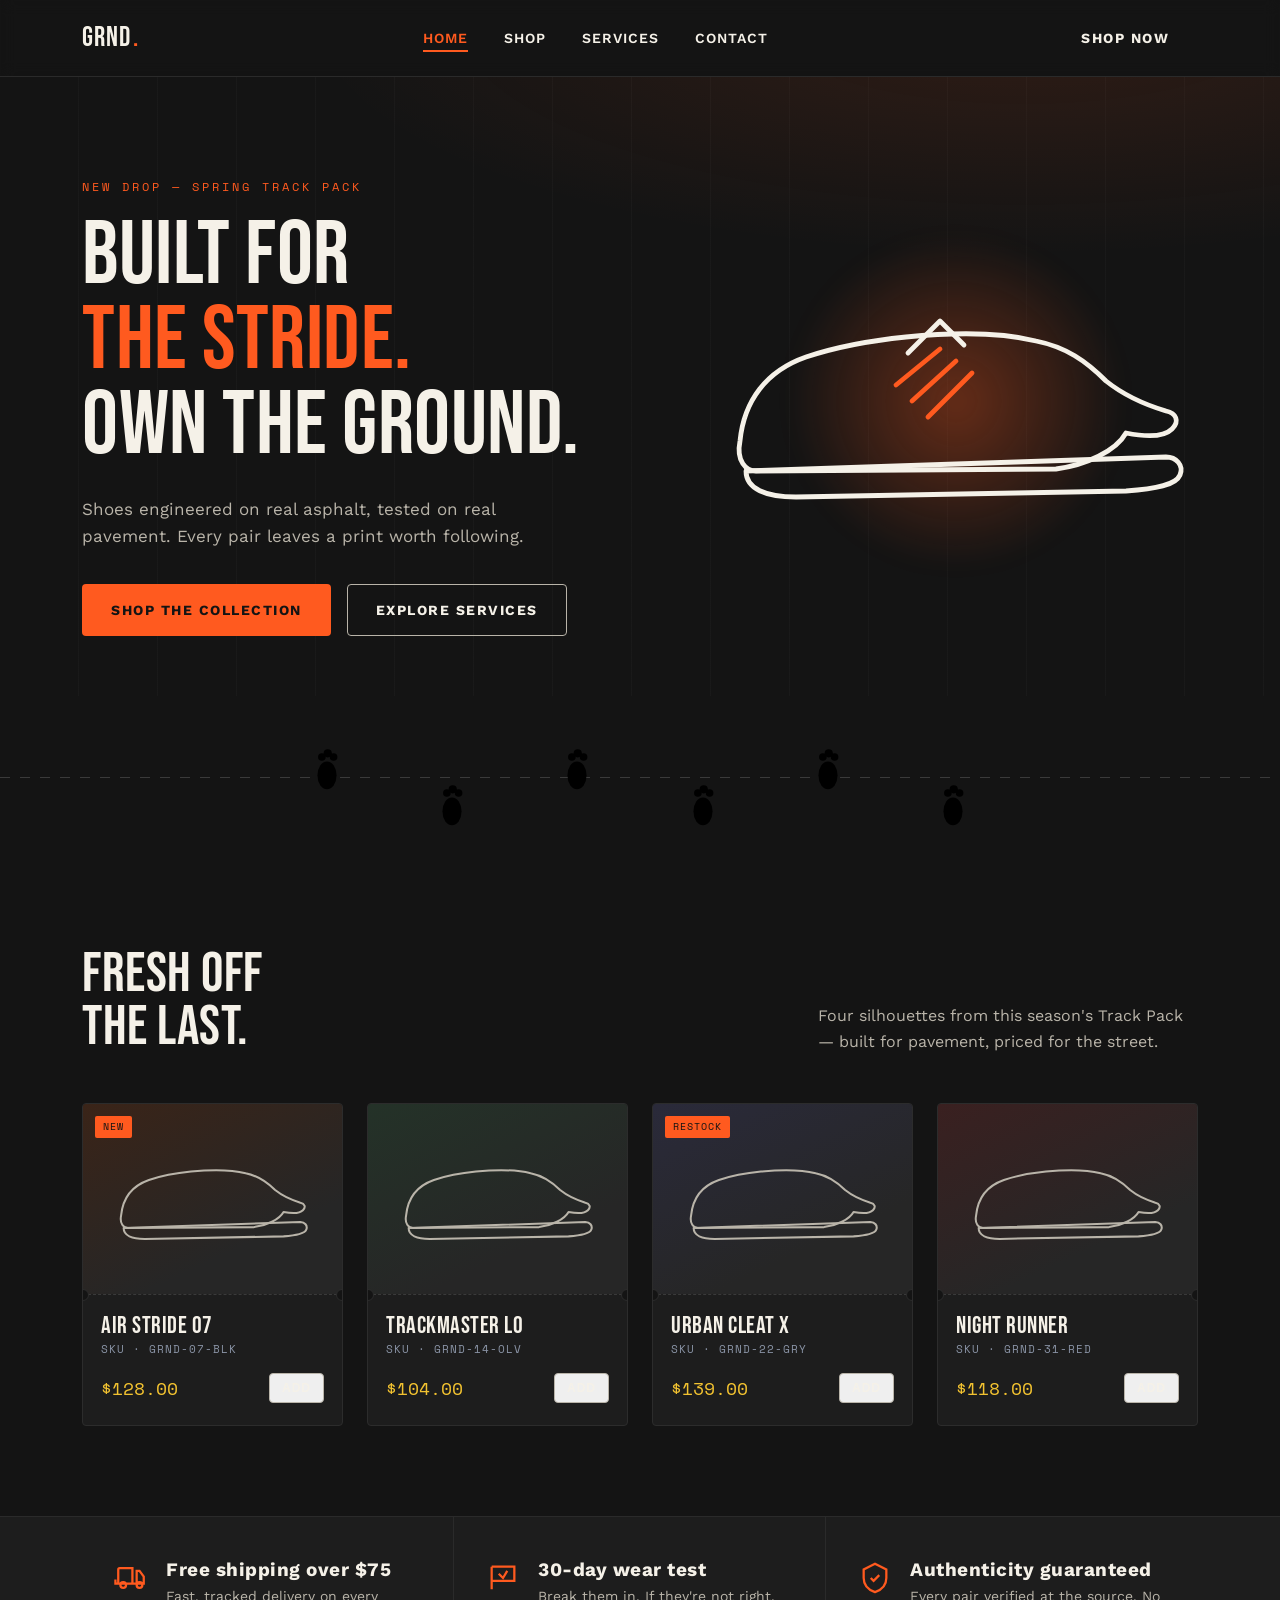
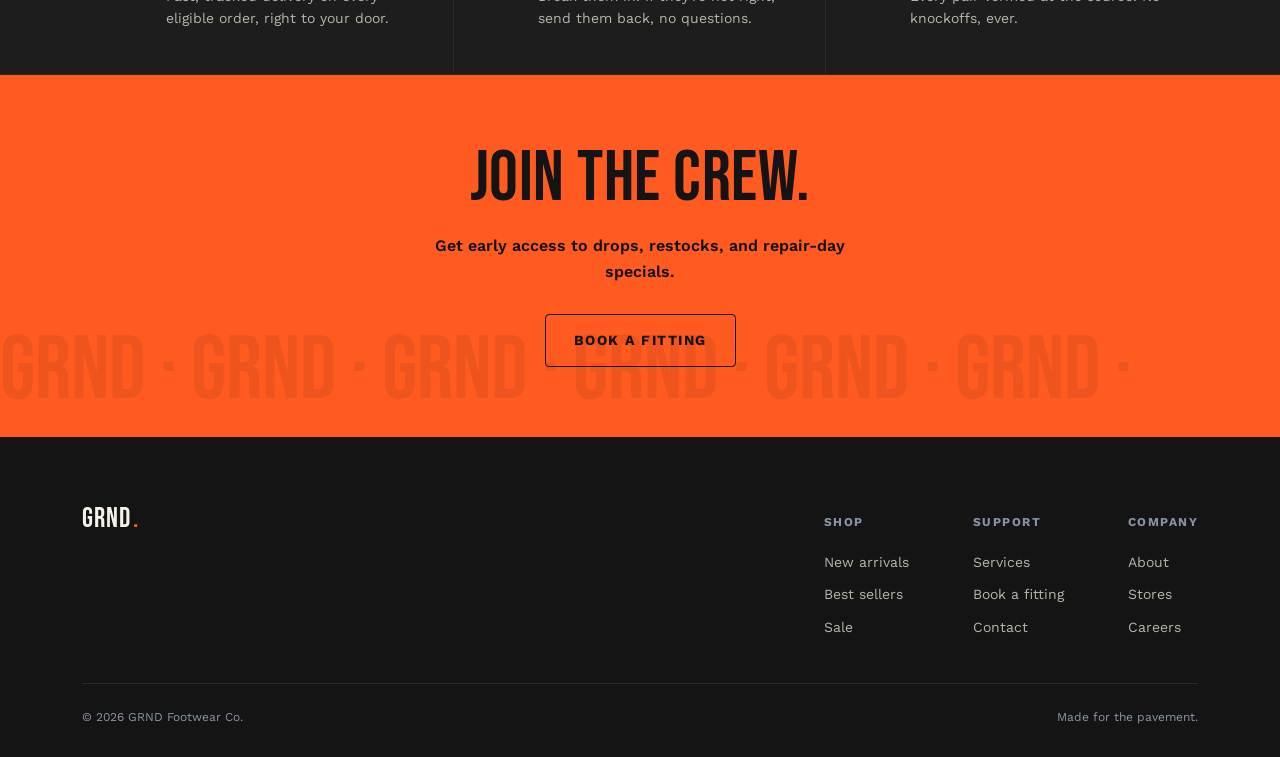
<file: index.html>
<!DOCTYPE html>
<html lang="en">
<head>
<meta charset="UTF-8">
<meta name="viewport" content="width=device-width, initial-scale=1.0">
<title>GRND — Built for the Stride</title>
<link rel="preconnect" href="https://fonts.googleapis.com">
<link rel="preconnect" href="https://fonts.gstatic.com" crossorigin>
<link href="https://fonts.googleapis.com/css2?family=Bebas+Neue&family=Work+Sans:wght@400;500;600;700&family=Space+Mono:wght@400;700&display=swap" rel="stylesheet">
<link rel="stylesheet" href="style.css">
</head>
<body>

<!-- reusable footprint icon -->
<svg width="0" height="0" style="position:absolute">
  <symbol id="footprint" viewBox="0 0 40 60">
    <ellipse cx="20" cy="40" rx="13" ry="19"/>
    <circle cx="13" cy="15" r="5.2"/>
    <circle cx="21" cy="10" r="5.6"/>
    <circle cx="29" cy="15" r="5.2"/>
  </symbol>
</svg>

<nav class="site-nav">
  <div class="container">
    <a href="index.html" class="brand">GRND<span class="dot">.</span></a>
    <ul class="nav-links" id="navLinks">
      <li><a href="index.html" class="active">Home</a></li>
      <li><a href="index.html#shoes">Shop</a></li>
      <li><a href="service.html">Services</a></li>
      <li><a href="index.html#contact">Contact</a></li>
    </ul>
    <a href="index.html#shoes" class="btn nav-cta">Shop Now</a>
    <button class="nav-toggle" id="navToggle" aria-label="Toggle menu" aria-expanded="false">
      <span></span><span></span><span></span>
    </button>
  </div>
</nav>

<!-- HERO -->
<header class="hero">
  <div class="container">
    <div class="hero-copy">
      <p class="eyebrow">New Drop — Spring Track Pack</p>
      <h1 class="hero-title">
        <span class="line">BUILT FOR</span>
        <span class="line">THE STRIDE.</span>
        <span class="line">OWN THE GROUND.</span>
      </h1>
      <p class="hero-sub">Shoes engineered on real asphalt, tested on real pavement. Every pair leaves a print worth following.</p>
      <div class="hero-actions">
        <a href="#shoes" class="btn btn-primary">Shop the collection</a>
        <a href="service.html" class="btn btn-ghost">Explore services</a>
      </div>
    </div>
    <div class="hero-visual">
      <div class="shoe-glow"></div>
      <svg class="shoe-icon" viewBox="0 0 240 120" fill="none">
        <path class="draw" d="M20,95 C15,95 10,90 12,80 C14,60 25,45 45,38 C60,33 75,30 95,28 C115,26 140,25 160,30 C175,33 185,40 195,50 C205,58 215,62 225,65 C230,66 232,70 228,74 C224,78 215,78 205,76 C200,85 185,92 170,94 L20,95 Z"/>
        <path class="draw" d="M15,95 L225,88 C230,88 234,92 232,97 C230,102 220,104 205,105 L40,108 C25,108 15,104 15,95 Z"/>
        <path class="draw accent" d="M90,52 L112,34"/>
        <path class="draw accent" d="M98,60 L120,40"/>
        <path class="draw accent" d="M106,68 L128,46"/>
        <path class="draw" d="M96,36 L112,20 L124,32"/>
      </svg>
    </div>
  </div>
</header>

<!-- FOOTSTEP TRAIL -->
<div class="stride-trail">
  <div class="trail-row" id="trail">
    <svg class="step"><use href="#footprint"/></svg>
    <svg class="step"><use href="#footprint"/></svg>
    <svg class="step"><use href="#footprint"/></svg>
    <svg class="step"><use href="#footprint"/></svg>
    <svg class="step"><use href="#footprint"/></svg>
    <svg class="step"><use href="#footprint"/></svg>
  </div>
</div>

<!-- FEATURED SHOES -->
<section class="section" id="shoes">
  <div class="container">
    <div class="section-head reveal">
      <h2>Fresh off<br>the last.</h2>
      <p>Four silhouettes from this season's Track Pack — built for pavement, priced for the street.</p>
    </div>

    <div class="shoe-grid">
      <article class="shoe-card reveal" style="--tint:#3a2418">
        <div class="shoe-card__window">
          <span class="shoe-card__tag">New</span>
          <svg viewBox="0 0 240 120" fill="none" stroke="currentColor" stroke-width="2.4" stroke-linecap="round" stroke-linejoin="round">
            <path d="M20,95 C15,95 10,90 12,80 C14,60 25,45 45,38 C60,33 75,30 95,28 C115,26 140,25 160,30 C175,33 185,40 195,50 C205,58 215,62 225,65 C230,66 232,70 228,74 C224,78 215,78 205,76 C200,85 185,92 170,94 L20,95 Z"/>
            <path d="M15,95 L225,88 C230,88 234,92 232,97 C230,102 220,104 205,105 L40,108 C25,108 15,104 15,95 Z"/>
          </svg>
        </div>
        <div class="shoe-card__label">
          <h3 class="shoe-card__name">Air Stride 07</h3>
          <p class="shoe-card__sku mono">SKU · GRND-07-BLK</p>
          <div class="shoe-card__row">
            <span class="shoe-card__price mono">$128.00</span>
            <button class="shoe-card__add">Add</button>
          </div>
        </div>
      </article>

      <article class="shoe-card reveal" style="--tint:#243228">
        <div class="shoe-card__window">
          <svg viewBox="0 0 240 120" fill="none" stroke="currentColor" stroke-width="2.4" stroke-linecap="round" stroke-linejoin="round">
            <path d="M20,95 C15,95 10,90 12,80 C14,60 25,45 45,38 C60,33 75,30 95,28 C115,26 140,25 160,30 C175,33 185,40 195,50 C205,58 215,62 225,65 C230,66 232,70 228,74 C224,78 215,78 205,76 C200,85 185,92 170,94 L20,95 Z"/>
            <path d="M15,95 L225,88 C230,88 234,92 232,97 C230,102 220,104 205,105 L40,108 C25,108 15,104 15,95 Z"/>
          </svg>
        </div>
        <div class="shoe-card__label">
          <h3 class="shoe-card__name">Trackmaster Lo</h3>
          <p class="shoe-card__sku mono">SKU · GRND-14-OLV</p>
          <div class="shoe-card__row">
            <span class="shoe-card__price mono">$104.00</span>
            <button class="shoe-card__add">Add</button>
          </div>
        </div>
      </article>

      <article class="shoe-card reveal" style="--tint:#2a2a3a">
        <div class="shoe-card__window">
          <span class="shoe-card__tag">Restock</span>
          <svg viewBox="0 0 240 120" fill="none" stroke="currentColor" stroke-width="2.4" stroke-linecap="round" stroke-linejoin="round">
            <path d="M20,95 C15,95 10,90 12,80 C14,60 25,45 45,38 C60,33 75,30 95,28 C115,26 140,25 160,30 C175,33 185,40 195,50 C205,58 215,62 225,65 C230,66 232,70 228,74 C224,78 215,78 205,76 C200,85 185,92 170,94 L20,95 Z"/>
            <path d="M15,95 L225,88 C230,88 234,92 232,97 C230,102 220,104 205,105 L40,108 C25,108 15,104 15,95 Z"/>
          </svg>
        </div>
        <div class="shoe-card__label">
          <h3 class="shoe-card__name">Urban Cleat X</h3>
          <p class="shoe-card__sku mono">SKU · GRND-22-GRY</p>
          <div class="shoe-card__row">
            <span class="shoe-card__price mono">$139.00</span>
            <button class="shoe-card__add">Add</button>
          </div>
        </div>
      </article>

      <article class="shoe-card reveal" style="--tint:#3a2020">
        <div class="shoe-card__window">
          <svg viewBox="0 0 240 120" fill="none" stroke="currentColor" stroke-width="2.4" stroke-linecap="round" stroke-linejoin="round">
            <path d="M20,95 C15,95 10,90 12,80 C14,60 25,45 45,38 C60,33 75,30 95,28 C115,26 140,25 160,30 C175,33 185,40 195,50 C205,58 215,62 225,65 C230,66 232,70 228,74 C224,78 215,78 205,76 C200,85 185,92 170,94 L20,95 Z"/>
            <path d="M15,95 L225,88 C230,88 234,92 232,97 C230,102 220,104 205,105 L40,108 C25,108 15,104 15,95 Z"/>
          </svg>
        </div>
        <div class="shoe-card__label">
          <h3 class="shoe-card__name">Night Runner</h3>
          <p class="shoe-card__sku mono">SKU · GRND-31-RED</p>
          <div class="shoe-card__row">
            <span class="shoe-card__price mono">$118.00</span>
            <button class="shoe-card__add">Add</button>
          </div>
        </div>
      </article>
    </div>
  </div>
</section>

<!-- USP STRIP -->
<section class="usp-strip">
  <div class="container usp-grid">
    <div class="usp-item reveal">
      <svg viewBox="0 0 24 24" fill="none" stroke="currentColor" stroke-width="1.6"><path d="M3 16V6a1 1 0 011-1h9v11M3 16h13M3 16H1v-3M16 16h5v-5l-3-4h-2v9zM6.5 19a2 2 0 100-4 2 2 0 000 4zM18 19a2 2 0 100-4 2 2 0 000 4z"/></svg>
      <div>
        <h3>Free shipping over $75</h3>
        <p>Fast, tracked delivery on every eligible order, right to your door.</p>
      </div>
    </div>
    <div class="usp-item reveal">
      <svg viewBox="0 0 24 24" fill="none" stroke="currentColor" stroke-width="1.6"><path d="M4 4v16M4 4h16v10H4"/><path d="M9 9l3 3 3-5"/></svg>
      <div>
        <h3>30-day wear test</h3>
        <p>Break them in. If they're not right, send them back, no questions.</p>
      </div>
    </div>
    <div class="usp-item reveal">
      <svg viewBox="0 0 24 24" fill="none" stroke="currentColor" stroke-width="1.6"><path d="M12 2l8 4v6c0 5-3.4 8.4-8 10-4.6-1.6-8-5-8-10V6l8-4z"/><path d="M9 12l2 2 4-4"/></svg>
      <div>
        <h3>Authenticity guaranteed</h3>
        <p>Every pair verified at the source. No knockoffs, ever.</p>
      </div>
    </div>
  </div>
</section>

<!-- CTA BANNER -->
<section class="cta-banner" id="contact">
  <span class="cta-marquee">GRND · GRND · GRND · GRND · GRND · GRND · </span>
  <div class="container" style="position:relative;">
    <h2>Join the crew.</h2>
    <p>Get early access to drops, restocks, and repair-day specials.</p>
    <a href="service.html" class="btn btn-ghost">Book a fitting</a>
  </div>
</section>

<footer class="site-footer">
  <div class="container">
    <div class="footer-top">
      <a href="index.html" class="brand">GRND<span class="dot">.</span></a>
      <div class="footer-cols">
        <div class="footer-col">
          <h4>Shop</h4>
          <a href="index.html#shoes">New arrivals</a>
          <a href="index.html#shoes">Best sellers</a>
          <a href="index.html#shoes">Sale</a>
        </div>
        <div class="footer-col">
          <h4>Support</h4>
          <a href="service.html">Services</a>
          <a href="service.html#booking">Book a fitting</a>
          <a href="index.html#contact">Contact</a>
        </div>
        <div class="footer-col">
          <h4>Company</h4>
          <a href="#">About</a>
          <a href="#">Stores</a>
          <a href="#">Careers</a>
        </div>
      </div>
    </div>
    <div class="footer-bottom">
      <span>© 2026 GRND Footwear Co.</span>
      <span>Made for the pavement.</span>
    </div>
  </div>
</footer>

<script>
  // mobile nav toggle
  const navToggle = document.getElementById('navToggle');
  const navLinks = document.getElementById('navLinks');
  navToggle.addEventListener('click', () => {
    const open = navLinks.classList.toggle('open');
    navToggle.classList.toggle('open', open);
    navToggle.setAttribute('aria-expanded', open);
  });
  navLinks.querySelectorAll('a').forEach(a => a.addEventListener('click', () => {
    navLinks.classList.remove('open');
    navToggle.classList.remove('open');
  }));

  // scroll reveal
  const io = new IntersectionObserver((entries) => {
    entries.forEach(e => { if (e.isIntersecting) e.target.classList.add('in-view'); });
  }, { threshold: 0.2 });
  document.querySelectorAll('.reveal, .process').forEach(el => io.observe(el));

  // footstep trail stagger
  const steps = document.querySelectorAll('#trail .step');
  const trailIO = new IntersectionObserver((entries) => {
    entries.forEach(entry => {
      if (entry.isIntersecting) {
        steps.forEach((s, i) => setTimeout(() => s.classList.add('in-view'), i * 120));
        trailIO.disconnect();
      }
    });
  }, { threshold: 0.4 });
  if (steps.length) trailIO.observe(document.querySelector('.stride-trail'));
</script>
</body>
</html>
</file>
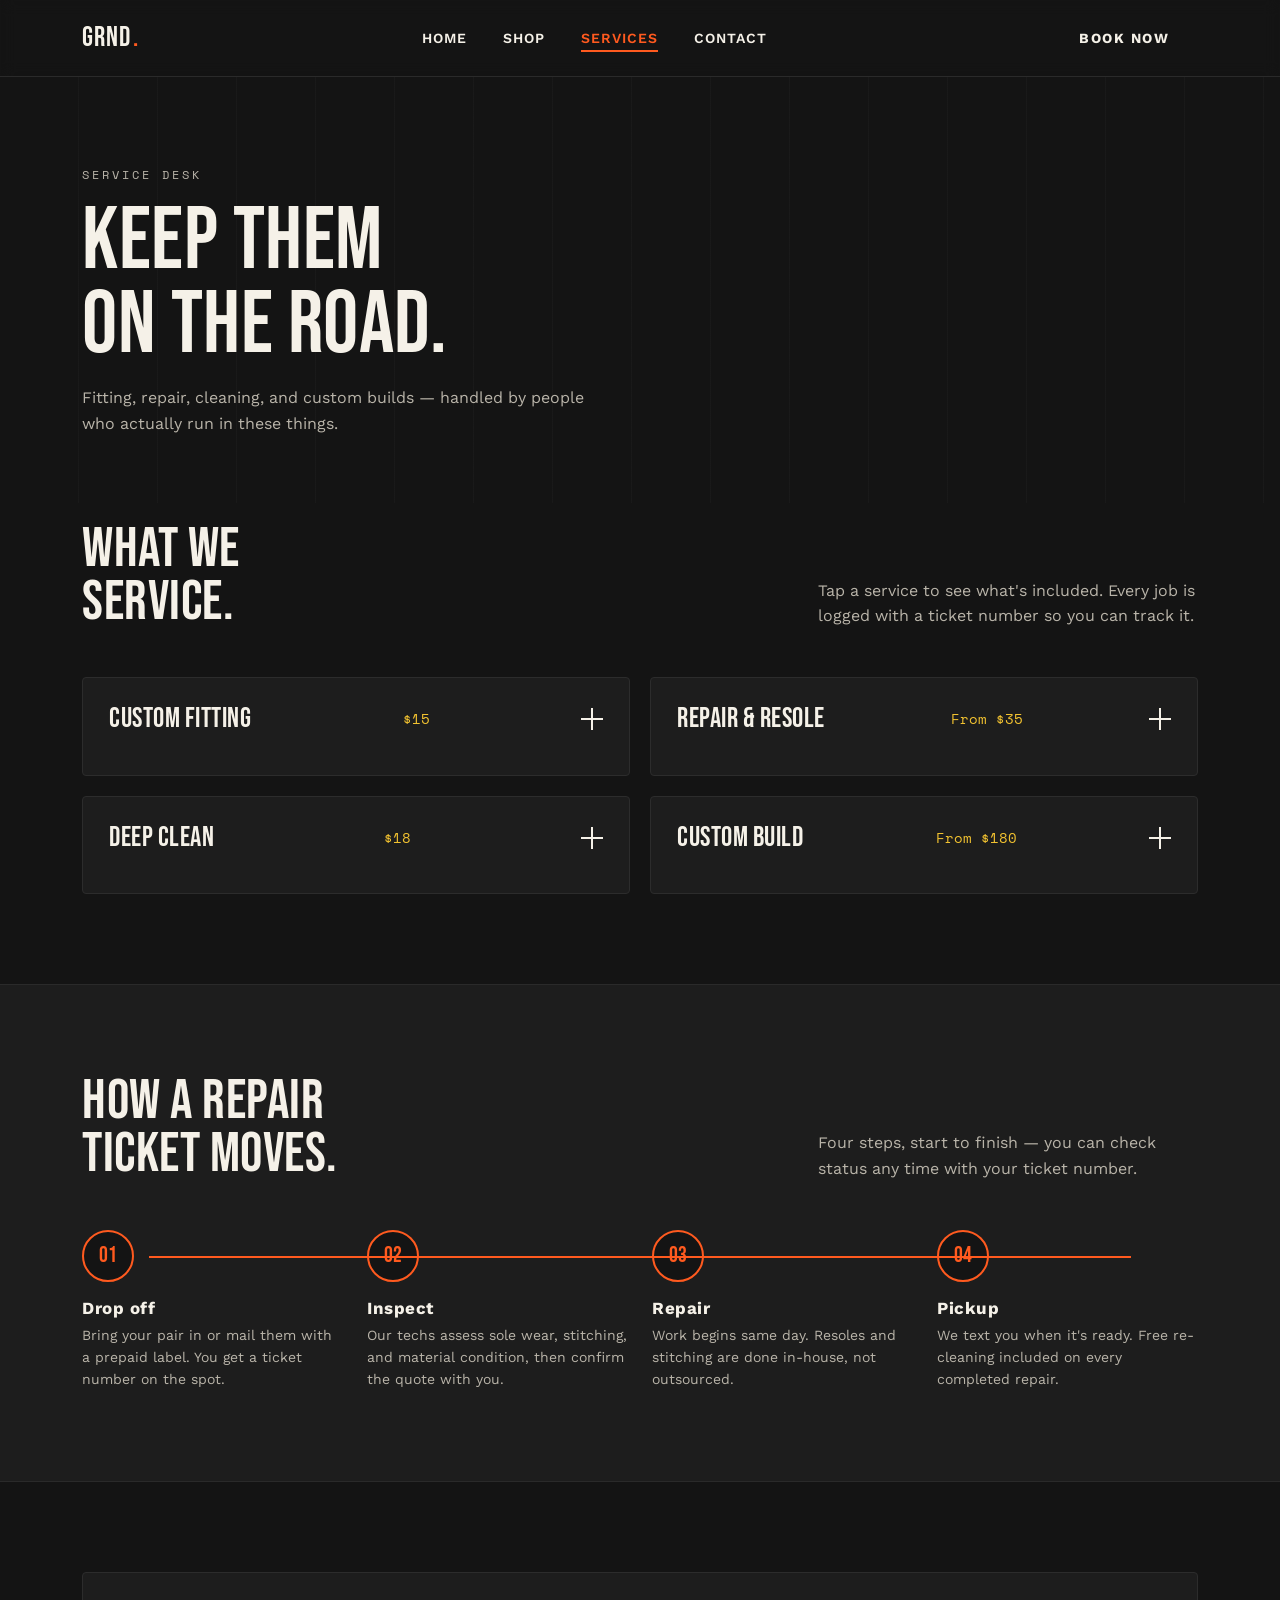
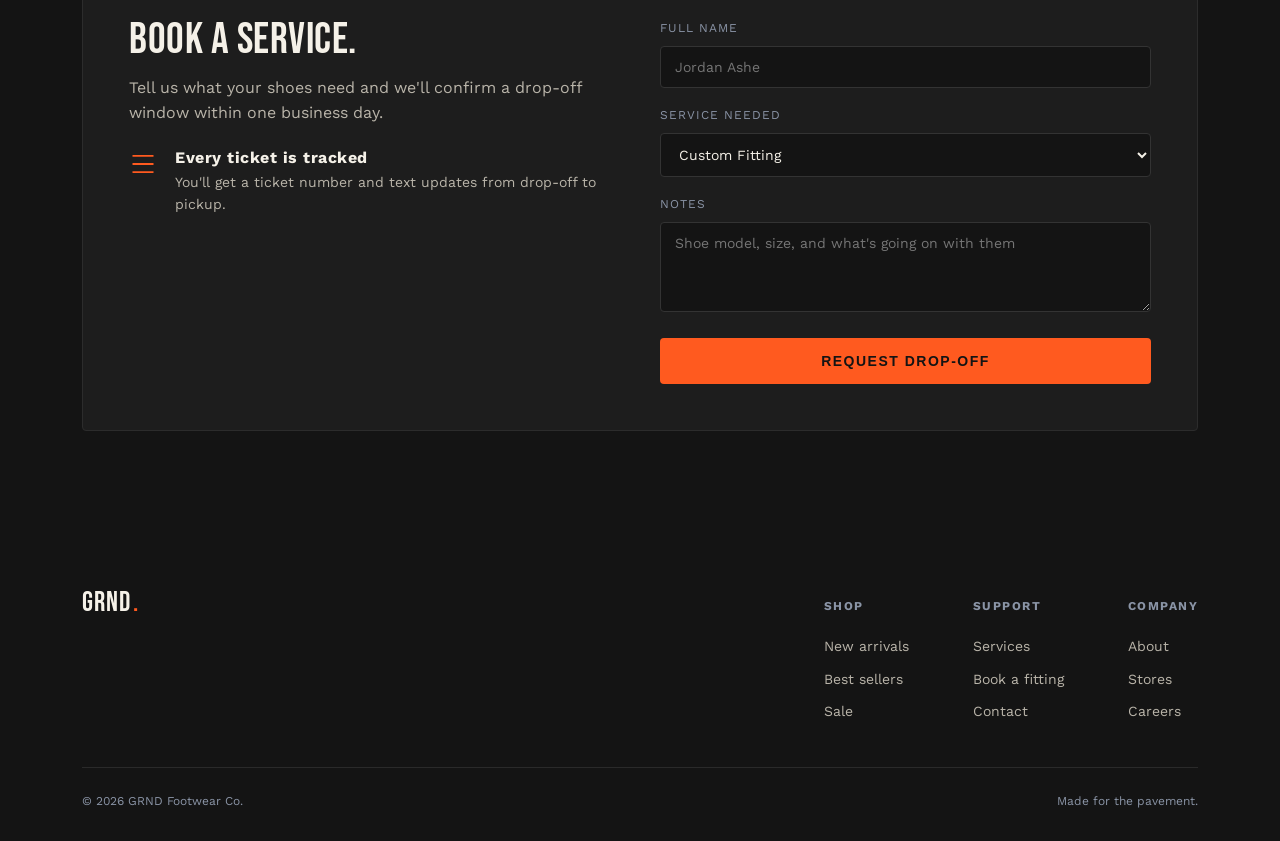
<file: service.html>
<!DOCTYPE html>
<html lang="en">
<head>
<meta charset="UTF-8">
<meta name="viewport" content="width=device-width, initial-scale=1.0">
<title>Services — GRND</title>
<link rel="preconnect" href="https://fonts.googleapis.com">
<link rel="preconnect" href="https://fonts.gstatic.com" crossorigin>
<link href="https://fonts.googleapis.com/css2?family=Bebas+Neue&family=Work+Sans:wght@400;500;600;700&family=Space+Mono:wght@400;700&display=swap" rel="stylesheet">
<link rel="stylesheet" href="style.css">
</head>
<body>

<nav class="site-nav">
  <div class="container">
    <a href="index.html" class="brand">GRND<span class="dot">.</span></a>
    <ul class="nav-links" id="navLinks">
      <li><a href="index.html">Home</a></li>
      <li><a href="index.html#shoes">Shop</a></li>
      <li><a href="service.html" class="active">Services</a></li>
      <li><a href="#booking">Contact</a></li>
    </ul>
    <a href="#booking" class="btn nav-cta">Book Now</a>
    <button class="nav-toggle" id="navToggle" aria-label="Toggle menu" aria-expanded="false">
      <span></span><span></span><span></span>
    </button>
  </div>
</nav>

<!-- TICKET HEADER -->
<header class="ticket-header">
  <div class="container">
    <p class="eyebrow">Service Desk</p>
    <h1>KEEP THEM<br>ON THE ROAD.</h1>
    <p>Fitting, repair, cleaning, and custom builds — handled by people who actually run in these things.</p>
  </div>
</header>

<!-- SERVICE CARDS -->
<section class="section" style="padding-top:20px;">
  <div class="container">
    <div class="section-head reveal">
      <h2>What we<br>service.</h2>
      <p>Tap a service to see what's included. Every job is logged with a ticket number so you can track it.</p>
    </div>

    <div class="service-grid">
      <div class="service-card reveal" data-card>
        <div class="service-card__top">
          <div>
            <h3 class="service-card__name">Custom Fitting</h3>
          </div>
          <span class="service-card__price mono">$15</span>
          <span class="service-card__toggle"></span>
        </div>
        <p class="service-card__desc">A 20-minute gait and arch assessment with our in-house fit specialist, matched against three silhouettes from current stock. Fee is credited toward any purchase.</p>
      </div>

      <div class="service-card reveal" data-card>
        <div class="service-card__top">
          <div>
            <h3 class="service-card__name">Repair &amp; Resole</h3>
          </div>
          <span class="service-card__price mono">From $35</span>
          <span class="service-card__toggle"></span>
        </div>
        <p class="service-card__desc">Sole replacement, stitching repair, and eyelet restoration for worn pairs. Turnaround is typically 5–7 business days, tracked by ticket.</p>
      </div>

      <div class="service-card reveal" data-card>
        <div class="service-card__top">
          <div>
            <h3 class="service-card__name">Deep Clean</h3>
          </div>
          <span class="service-card__price mono">$18</span>
          <span class="service-card__toggle"></span>
        </div>
        <p class="service-card__desc">Upper, midsole, and lace treatment using material-safe solutions. Suede and leather get a separate conditioning pass at no extra cost.</p>
      </div>

      <div class="service-card reveal" data-card>
        <div class="service-card__top">
          <div>
            <h3 class="service-card__name">Custom Build</h3>
          </div>
          <span class="service-card__price mono">From $180</span>
          <span class="service-card__toggle"></span>
        </div>
        <p class="service-card__desc">Pick your upper material, sole color, and lace style. Built to order on a base silhouette, ready in two to three weeks.</p>
      </div>
    </div>
  </div>
</section>

<!-- PROCESS (real sequence, numbers earned) -->
<section class="section usp-strip process">
  <div class="container">
    <div class="section-head reveal">
      <h2>How a repair<br>ticket moves.</h2>
      <p>Four steps, start to finish — you can check status any time with your ticket number.</p>
    </div>
    <div class="process-track">
      <div class="process-step reveal">
        <div class="process-num">01</div>
        <h3>Drop off</h3>
        <p>Bring your pair in or mail them with a prepaid label. You get a ticket number on the spot.</p>
      </div>
      <div class="process-step reveal">
        <div class="process-num">02</div>
        <h3>Inspect</h3>
        <p>Our techs assess sole wear, stitching, and material condition, then confirm the quote with you.</p>
      </div>
      <div class="process-step reveal">
        <div class="process-num">03</div>
        <h3>Repair</h3>
        <p>Work begins same day. Resoles and stitching are done in-house, not outsourced.</p>
      </div>
      <div class="process-step reveal">
        <div class="process-num">04</div>
        <h3>Pickup</h3>
        <p>We text you when it's ready. Free re-cleaning included on every completed repair.</p>
      </div>
    </div>
  </div>
</section>

<!-- BOOKING -->
<section class="section" id="booking">
  <div class="container">
    <div class="booking reveal">
      <div>
        <h2>Book a service.</h2>
        <p>Tell us what your shoes need and we'll confirm a drop-off window within one business day.</p>
        <div class="usp-item" style="padding:0;">
          <svg viewBox="0 0 24 24" fill="none" stroke="currentColor" stroke-width="1.6" style="width:28px;height:28px"><path d="M3 5h18M3 12h18M3 19h18"/></svg>
          <div>
            <h3 style="font-size:16px;">Every ticket is tracked</h3>
            <p>You'll get a ticket number and text updates from drop-off to pickup.</p>
          </div>
        </div>
      </div>
      <form onsubmit="event.preventDefault(); this.querySelector('button').textContent='Request sent ✓';">
        <div class="field">
          <label for="name">Full name</label>
          <input id="name" type="text" placeholder="Jordan Ashe" required>
        </div>
        <div class="field">
          <label for="service">Service needed</label>
          <select id="service">
            <option>Custom Fitting</option>
            <option>Repair &amp; Resole</option>
            <option>Deep Clean</option>
            <option>Custom Build</option>
          </select>
        </div>
        <div class="field">
          <label for="notes">Notes</label>
          <textarea id="notes" placeholder="Shoe model, size, and what's going on with them"></textarea>
        </div>
        <button type="submit" class="btn btn-primary" style="width:100%; justify-content:center;">Request drop-off</button>
      </form>
    </div>
  </div>
</section>

<footer class="site-footer">
  <div class="container">
    <div class="footer-top">
      <a href="index.html" class="brand">GRND<span class="dot">.</span></a>
      <div class="footer-cols">
        <div class="footer-col">
          <h4>Shop</h4>
          <a href="index.html#shoes">New arrivals</a>
          <a href="index.html#shoes">Best sellers</a>
          <a href="index.html#shoes">Sale</a>
        </div>
        <div class="footer-col">
          <h4>Support</h4>
          <a href="service.html">Services</a>
          <a href="#booking">Book a fitting</a>
          <a href="index.html#contact">Contact</a>
        </div>
        <div class="footer-col">
          <h4>Company</h4>
          <a href="#">About</a>
          <a href="#">Stores</a>
          <a href="#">Careers</a>
        </div>
      </div>
    </div>
    <div class="footer-bottom">
      <span>© 2026 GRND Footwear Co.</span>
      <span>Made for the pavement.</span>
    </div>
  </div>
</footer>

<script>
  // mobile nav toggle
  const navToggle = document.getElementById('navToggle');
  const navLinks = document.getElementById('navLinks');
  navToggle.addEventListener('click', () => {
    const open = navLinks.classList.toggle('open');
    navToggle.classList.toggle('open', open);
    navToggle.setAttribute('aria-expanded', open);
  });
  navLinks.querySelectorAll('a').forEach(a => a.addEventListener('click', () => {
    navLinks.classList.remove('open');
    navToggle.classList.remove('open');
  }));

  // accordion service cards
  document.querySelectorAll('[data-card]').forEach(card => {
    card.addEventListener('click', () => card.classList.toggle('open'));
  });

  // scroll reveal
  const io = new IntersectionObserver((entries) => {
    entries.forEach(e => { if (e.isIntersecting) e.target.classList.add('in-view'); });
  }, { threshold: 0.2 });
  document.querySelectorAll('.reveal, .process').forEach(el => io.observe(el));
</script>
</body>
</html>
</file>
<file: style.css>
/* =========================================================
   GRND — Sneaker Shop
   Design tokens: asphalt black, chalk white, traffic-cone orange,
   lane-line yellow, steel gray. Display: Bebas Neue. Body: Work Sans.
   Mono/labels: Space Mono.
   ========================================================= */

:root{
  --c-asphalt:      #141414;
  --c-asphalt-2:    #1d1d1d;
  --c-asphalt-3:    #262626;
  --c-chalk:        #F5F1E8;
  --c-chalk-dim:    #b9b4a9;
  --c-cone:         #FF5A1F;
  --c-cone-dim:     #a83e15;
  --c-lane:         #F2C230;
  --c-steel:        #8A94A6;

  --font-display: 'Bebas Neue', sans-serif;
  --font-body: 'Work Sans', sans-serif;
  --font-mono: 'Space Mono', monospace;

  --container: 1180px;
  --radius: 4px;
  --ease: cubic-bezier(.22,.9,.32,1);
}

*, *::before, *::after{ box-sizing: border-box; }
html{ scroll-behavior: smooth; }

body{
  margin:0;
  background: var(--c-asphalt);
  color: var(--c-chalk);
  font-family: var(--font-body);
  font-size: 16px;
  line-height: 1.6;
  -webkit-font-smoothing: antialiased;
}

img, svg{ display:block; max-width:100%; }
a{ color:inherit; text-decoration:none; }
ul{ margin:0; padding:0; list-style:none; }

h1,h2,h3{
  font-family: var(--font-display);
  font-weight: 400;
  letter-spacing: 0.5px;
  line-height: 0.95;
  margin: 0;
}

.container{
  max-width: var(--container);
  margin: 0 auto;
  padding: 0 32px;
}

.mono{ font-family: var(--font-mono); }

.eyebrow{
  font-family: var(--font-mono);
  font-size: 12px;
  letter-spacing: 3px;
  text-transform: uppercase;
  color: var(--c-cone);
}

/* focus visibility */
a:focus-visible, button:focus-visible, input:focus-visible, textarea:focus-visible{
  outline: 2px solid var(--c-lane);
  outline-offset: 3px;
}

/* =========================================================
   NAV
   ========================================================= */
.site-nav{
  position: sticky;
  top: 0;
  z-index: 100;
  background: rgba(20,20,20,0.85);
  backdrop-filter: blur(8px);
  border-bottom: 1px solid #2a2a2a;
}
.site-nav .container{
  display:flex;
  align-items:center;
  justify-content:space-between;
  height: 76px;
}
.brand{
  font-family: var(--font-display);
  font-size: 28px;
  letter-spacing: 1px;
  display:flex;
  align-items:baseline;
  gap:2px;
}
.brand .dot{ color: var(--c-cone); }

.nav-links{
  display:flex;
  gap: 36px;
  align-items:center;
}
.nav-links a{
  position:relative;
  font-size: 14px;
  letter-spacing: 1px;
  text-transform: uppercase;
  font-weight: 600;
  padding: 6px 0;
}
.nav-links a::after{
  content:"";
  position:absolute;
  left:0; bottom:0;
  height:2px; width:0;
  background: var(--c-cone);
  transition: width .3s var(--ease);
}
.nav-links a:hover::after,
.nav-links a.active::after{ width:100%; }
.nav-links a.active{ color: var(--c-cone); }

.nav-cta{
  border: 1px solid var(--c-chalk);
  padding: 9px 18px;
  font-size: 13px;
  text-transform: uppercase;
  letter-spacing: 1px;
  font-weight: 600;
  border-radius: var(--radius);
  transition: background .3s var(--ease), color .3s var(--ease), border-color .3s var(--ease);
}
.nav-cta:hover{ background: var(--c-cone); border-color: var(--c-cone); color: var(--c-asphalt); }

.nav-toggle{
  display:none;
  flex-direction:column;
  gap:5px;
  background:none;
  border:none;
  cursor:pointer;
  padding: 6px;
}
.nav-toggle span{
  width: 24px; height:2px; background: var(--c-chalk);
  transition: transform .3s var(--ease), opacity .3s var(--ease);
}
.nav-toggle.open span:nth-child(1){ transform: translateY(7px) rotate(45deg); }
.nav-toggle.open span:nth-child(2){ opacity:0; }
.nav-toggle.open span:nth-child(3){ transform: translateY(-7px) rotate(-45deg); }

/* =========================================================
   BUTTONS
   ========================================================= */
.btn{
  position:relative;
  display:inline-flex;
  align-items:center;
  gap:10px;
  padding: 14px 28px;
  font-size: 14px;
  font-weight: 700;
  text-transform: uppercase;
  letter-spacing: 1.5px;
  border-radius: var(--radius);
  border: 1px solid transparent;
  cursor:pointer;
  overflow:hidden;
  z-index:0;
}
.btn-primary{
  background: var(--c-cone);
  color: var(--c-asphalt);
}
.btn-primary::before{
  content:"";
  position:absolute; inset:0;
  background: var(--c-lane);
  transform: translateX(-101%);
  transition: transform .35s var(--ease);
  z-index:-1;
}
.btn-primary:hover::before{ transform: translateX(0); }

.btn-ghost{
  border: 1px solid var(--c-chalk-dim);
  color: var(--c-chalk);
  background: transparent;
}
.btn-ghost:hover{ border-color: var(--c-chalk); background: var(--c-asphalt-2); }

/* =========================================================
   HERO
   ========================================================= */
.hero{
  position:relative;
  padding: 88px 0 60px;
  overflow:hidden;
  background:
    radial-gradient(1200px 400px at 80% -10%, rgba(255,90,31,0.12), transparent 60%),
    repeating-linear-gradient(90deg, transparent 0 78px, rgba(255,255,255,0.025) 78px 79px);
}
.hero .container{
  display:grid;
  grid-template-columns: 1.1fr 0.9fr;
  gap: 40px;
  align-items:center;
}
.hero-copy .eyebrow{ margin-bottom: 18px; }
.hero-title{
  font-size: clamp(56px, 7vw, 104px);
  overflow:hidden;
}
.hero-title .line{
  display:block;
  transform: translateY(110%);
  animation: riseUp .9s var(--ease) forwards;
}
.hero-title .line:nth-child(1){ animation-delay: .05s; }
.hero-title .line:nth-child(2){ animation-delay: .18s; color: var(--c-cone); }
.hero-title .line:nth-child(3){ animation-delay: .31s; }

@keyframes riseUp{
  to{ transform: translateY(0); }
}

.hero-sub{
  max-width: 460px;
  color: var(--c-chalk-dim);
  font-size: 17px;
  margin: 26px 0 34px;
  opacity:0;
  animation: fadeUp .8s var(--ease) forwards;
  animation-delay: .55s;
}
.hero-actions{
  display:flex; gap:16px;
  opacity:0;
  animation: fadeUp .8s var(--ease) forwards;
  animation-delay: .7s;
}

@keyframes fadeUp{
  from{ opacity:0; transform: translateY(16px); }
  to{ opacity:1; transform: translateY(0); }
}

.hero-visual{
  position:relative;
  display:flex;
  align-items:center;
  justify-content:center;
}
.hero-visual .shoe-glow{
  position:absolute;
  width: 340px; height:340px;
  background: radial-gradient(circle, rgba(255,90,31,0.35), transparent 70%);
  filter: blur(10px);
}
.shoe-icon{
  position:relative;
  width: 100%;
  max-width: 480px;
  color: var(--c-chalk);
  animation: floatY 4.5s ease-in-out infinite;
}
.shoe-icon .draw{
  fill:none;
  stroke: currentColor;
  stroke-width: 2.4;
  stroke-linecap: round;
  stroke-linejoin: round;
  stroke-dasharray: 1400;
  stroke-dashoffset: 1400;
  animation: drawShoe 2.2s var(--ease) forwards .3s;
}
.shoe-icon .draw.accent{ stroke: var(--c-cone); }

@keyframes drawShoe{ to{ stroke-dashoffset: 0; } }
@keyframes floatY{
  0%,100%{ transform: translateY(0) rotate(-2deg); }
  50%{ transform: translateY(-14px) rotate(1deg); }
}

/* =========================================================
   FOOTSTEP TRAIL (signature scroll element)
   ========================================================= */
.stride-trail{
  position:relative;
  padding: 50px 0;
}
.stride-trail::before{
  content:"";
  position:absolute;
  left:0; right:0; top:50%;
  height:1px;
  background: repeating-linear-gradient(90deg, #3a3a3a 0 10px, transparent 10px 20px);
}
.trail-row{
  display:flex;
  justify-content:space-between;
  max-width: 720px;
  margin: 0 auto;
  padding: 0 32px;
}
.step{
  width: 30px; height: 44px;
  color: var(--c-steel);
  opacity: 0;
  transform: translateY(18px) scale(.7);
  transition: opacity .5s var(--ease), transform .5s var(--ease), color .5s var(--ease);
}
.step:nth-child(even){ transform: translateY(-6px) translateY(18px) scale(.7); margin-top: 18px; color: var(--c-cone); }
.step.in-view{ opacity:1; transform: translateY(0) scale(1); }
.step:nth-child(even).in-view{ transform: translateY(18px) scale(1); }

/* =========================================================
   SECTION HEADERS
   ========================================================= */
.section{ padding: 90px 0; }
.section-head{
  display:flex;
  align-items:flex-end;
  justify-content:space-between;
  margin-bottom: 48px;
  gap: 24px;
  flex-wrap: wrap;
}
.section-head h2{ font-size: clamp(38px, 4.5vw, 56px); }
.section-head p{ color: var(--c-chalk-dim); max-width: 380px; margin:0; }

.reveal{
  opacity:0;
  transform: translateY(28px);
  transition: opacity .7s var(--ease), transform .7s var(--ease);
}
.reveal.in-view{ opacity:1; transform: translateY(0); }

/* =========================================================
   SHOEBOX LABEL PRODUCT CARDS
   ========================================================= */
.shoe-grid{
  display:grid;
  grid-template-columns: repeat(4, 1fr);
  gap: 24px;
}
.shoe-card{
  background: var(--c-asphalt-2);
  border: 1px solid #2c2c2c;
  border-radius: var(--radius);
  overflow:hidden;
  transition: transform .45s var(--ease), box-shadow .45s var(--ease), border-color .45s var(--ease);
}
.shoe-card:hover{
  transform: translateY(-10px) rotate(-1deg);
  box-shadow: 0 24px 50px -20px rgba(0,0,0,0.6);
  border-color: var(--c-cone);
}
.shoe-card__window{
  position:relative;
  height: 190px;
  display:flex; align-items:center; justify-content:center;
  background: linear-gradient(155deg, var(--tint, #2a2320), transparent 70%), var(--c-asphalt-3);
  overflow:hidden;
}
.shoe-card__window svg{
  width: 78%;
  color: var(--c-chalk-dim);
  transition: transform .45s var(--ease), color .45s var(--ease);
}
.shoe-card:hover .shoe-card__window svg{ transform: scale(1.08) rotate(2deg); color: var(--c-chalk); }
.shoe-card__tag{
  position:absolute; top:12px; left:12px;
  font-family: var(--font-mono);
  font-size: 10px;
  letter-spacing: 1px;
  background: var(--c-cone);
  color: var(--c-asphalt);
  padding: 3px 8px;
  border-radius: 2px;
  text-transform: uppercase;
}
.shoe-card__label{
  position:relative;
  padding: 20px 18px 22px;
  border-top: 1px dashed #3a3a3a;
}
.shoe-card__label::before,
.shoe-card__label::after{
  content:"";
  position:absolute; top:-6px;
  width:12px; height:12px;
  background: var(--c-asphalt);
  border: 1px solid #2c2c2c;
  border-radius:50%;
}
.shoe-card__label::before{ left:-6px; }
.shoe-card__label::after{ right:-6px; }
.shoe-card__name{
  font-family: var(--font-display);
  font-size: 24px;
  letter-spacing: .5px;
}
.shoe-card__sku{
  font-family: var(--font-mono);
  font-size: 11px;
  color: var(--c-steel);
  margin: 4px 0 14px;
  letter-spacing: 1px;
}
.shoe-card__row{
  display:flex; align-items:center; justify-content:space-between;
}
.shoe-card__price{
  font-family: var(--font-mono);
  font-size: 18px;
  color: var(--c-lane);
}
.shoe-card__add{
  font-size: 12px;
  font-weight:700;
  text-transform:uppercase;
  letter-spacing: 1px;
  color: var(--c-chalk);
  border: 1px solid var(--c-chalk-dim);
  padding: 7px 12px;
  border-radius: var(--radius);
  transition: background .3s var(--ease), color .3s var(--ease), border-color .3s var(--ease);
}
.shoe-card__add:hover{ background: var(--c-cone); border-color: var(--c-cone); color: var(--c-asphalt); }

/* =========================================================
   USP STRIP
   ========================================================= */
.usp-strip{
  background: var(--c-asphalt-2);
  border-top: 1px solid #2a2a2a;
  border-bottom: 1px solid #2a2a2a;
}
.usp-grid{
  display:grid;
  grid-template-columns: repeat(3,1fr);
}
.usp-item{
  padding: 44px 32px;
  display:flex;
  gap: 18px;
  align-items:flex-start;
  border-right: 1px solid #2a2a2a;
}
.usp-item:last-child{ border-right:none; }
.usp-item svg{ width:34px; height:34px; flex-shrink:0; color: var(--c-cone); }
.usp-item h3{ font-size:19px; font-family: var(--font-body); font-weight:700; margin-bottom:6px; }
.usp-item p{ margin:0; color: var(--c-chalk-dim); font-size:14px; }

/* =========================================================
   CTA BANNER
   ========================================================= */
.cta-banner{
  position:relative;
  background: var(--c-cone);
  color: var(--c-asphalt);
  padding: 70px 0;
  overflow:hidden;
  text-align:center;
}
.cta-banner h2{ font-size: clamp(40px,6vw,72px); margin-bottom: 20px; }
.cta-banner p{ max-width:480px; margin: 0 auto 30px; font-weight:600; }
.cta-banner .btn-ghost{ border-color: var(--c-asphalt); color: var(--c-asphalt); }
.cta-banner .btn-ghost:hover{ background: var(--c-asphalt); color: var(--c-cone); border-color: var(--c-asphalt); }
.cta-marquee{
  position:absolute; white-space:nowrap;
  bottom: -6px; left:0;
  font-family: var(--font-display);
  font-size: 90px;
  color: rgba(20,20,20,0.08);
  animation: marquee 16s linear infinite;
}
@keyframes marquee{
  from{ transform: translateX(0); }
  to{ transform: translateX(-50%); }
}

/* =========================================================
   FOOTER
   ========================================================= */
.site-footer{ padding: 60px 0 30px; }
.footer-top{
  display:flex; justify-content:space-between; flex-wrap:wrap; gap:32px;
  padding-bottom: 40px; border-bottom: 1px solid #2a2a2a; margin-bottom: 24px;
}
.footer-cols{ display:flex; gap: 64px; flex-wrap:wrap; }
.footer-col h4{
  font-size:12px; text-transform:uppercase; letter-spacing:1.5px;
  color: var(--c-steel); margin-bottom:14px;
}
.footer-col a{ display:block; padding: 5px 0; font-size:14px; color: var(--c-chalk-dim); transition: color .25s; }
.footer-col a:hover{ color: var(--c-cone); }
.footer-bottom{
  display:flex; justify-content:space-between; flex-wrap:wrap; gap:12px;
  font-size:12px; color: var(--c-steel);
}

/* =========================================================
   SERVICE PAGE
   ========================================================= */
.ticket-header{
  padding: 70px 0 50px;
  position:relative;
  background: repeating-linear-gradient(90deg, transparent 0 78px, rgba(255,255,255,0.025) 78px 79px);
}
.ticket-header h1{ font-size: clamp(50px,7vw,88px); }
.ticket-header .eyebrow{ margin-bottom: 16px; }
.ticket-header p{ color: var(--c-chalk-dim); max-width: 520px; margin-top: 18px; }

.service-grid{
  display:grid;
  grid-template-columns: repeat(2,1fr);
  gap: 20px;
}
.service-card{
  position:relative;
  background: var(--c-asphalt-2);
  border: 1px solid #2c2c2c;
  border-radius: var(--radius);
  padding: 28px 26px;
  cursor:pointer;
  transition: border-color .35s var(--ease), background .35s var(--ease);
}
.service-card:hover{ border-color: var(--c-cone); }
.service-card::after{
  content:"";
  position:absolute; left:0; right:0; bottom:0;
  border-bottom: 1px dashed transparent;
}
.service-card__top{
  display:flex; justify-content:space-between; align-items:center; gap:16px;
}
.service-card__name{ font-family: var(--font-display); font-size: 28px; }
.service-card__price{ font-family: var(--font-mono); color: var(--c-lane); font-size:14px; white-space:nowrap; }
.service-card__desc{
  max-height:0;
  overflow:hidden;
  color: var(--c-chalk-dim);
  font-size: 14px;
  transition: max-height .4s var(--ease), margin-top .4s var(--ease);
  margin-top:0;
}
.service-card.open .service-card__desc{ max-height: 120px; margin-top: 14px; }
.service-card__toggle{
  width: 22px; height:22px;
  flex-shrink:0;
  position:relative;
}
.service-card__toggle::before,
.service-card__toggle::after{
  content:"";
  position:absolute; background: var(--c-chalk);
  transition: transform .35s var(--ease);
}
.service-card__toggle::before{ left:0; top:50%; width:100%; height:2px; transform: translateY(-50%); }
.service-card__toggle::after{ top:0; left:50%; width:2px; height:100%; transform: translateX(-50%); }
.service-card.open .service-card__toggle::after{ transform: translateX(-50%) rotate(90deg); opacity:0; }

/* process timeline (real sequence => numbers ok) */
.process{
  position:relative;
}
.process-track{
  position:relative;
  display:grid;
  grid-template-columns: repeat(4,1fr);
  gap: 24px;
}
.process-track::before{
  content:"";
  position:absolute; top:26px; left:6%; right:6%;
  height:2px;
  background: #2c2c2c;
}
.process-track::after{
  content:"";
  position:absolute; top:26px; left:6%;
  height:2px; width:0;
  background: var(--c-cone);
  transition: width 1.2s var(--ease);
}
.process.in-view .process-track::after{ width: 88%; }
.process-step{ position:relative; text-align:left; }
.process-num{
  width:52px; height:52px;
  border-radius:50%;
  background: var(--c-asphalt-2);
  border: 2px solid #2c2c2c;
  display:flex; align-items:center; justify-content:center;
  font-family: var(--font-display); font-size:22px;
  color: var(--c-chalk-dim);
  margin-bottom: 18px;
  position:relative; z-index:2;
  transition: border-color .4s var(--ease), color .4s var(--ease), background .4s var(--ease);
}
.process.in-view .process-step:nth-child(1) .process-num{ transition-delay: .1s; }
.process.in-view .process-step:nth-child(2) .process-num{ transition-delay: .35s; }
.process.in-view .process-step:nth-child(3) .process-num{ transition-delay: .6s; }
.process.in-view .process-step:nth-child(4) .process-num{ transition-delay: .85s; }
.process.in-view .process-num{ border-color: var(--c-cone); color: var(--c-cone); background: var(--c-asphalt); }
.process-step h3{ font-family: var(--font-body); font-weight:700; font-size:17px; margin-bottom:8px; }
.process-step p{ margin:0; color: var(--c-chalk-dim); font-size:14px; }

.booking{
  background: var(--c-asphalt-2);
  border: 1px solid #2c2c2c;
  border-radius: var(--radius);
  padding: 46px;
  display:grid;
  grid-template-columns: 1fr 1fr;
  gap: 40px;
}
.booking h2{ font-size: clamp(30px,4vw,44px); margin-bottom:14px; }
.booking p{ color: var(--c-chalk-dim); margin: 0 0 24px; }
.field{ margin-bottom:18px; }
.field label{ display:block; font-size:12px; text-transform:uppercase; letter-spacing:1px; color: var(--c-steel); margin-bottom:8px; }
.field input, .field select, .field textarea{
  width:100%;
  background: var(--c-asphalt);
  border: 1px solid #333;
  border-radius: var(--radius);
  padding: 12px 14px;
  color: var(--c-chalk);
  font-family: var(--font-body);
  font-size:14px;
  transition: border-color .25s;
}
.field input:focus, .field select:focus, .field textarea:focus{ border-color: var(--c-cone); outline:none; }
.field textarea{ resize:vertical; min-height:90px; }

/* =========================================================
   RESPONSIVE
   ========================================================= */
@media (max-width: 900px){
  .hero .container{ grid-template-columns: 1fr; }
  .hero-visual{ order:-1; max-width: 320px; margin: 0 auto 20px; }
  .shoe-grid{ grid-template-columns: repeat(2,1fr); }
  .usp-grid{ grid-template-columns: 1fr; }
  .usp-item{ border-right:none; border-bottom: 1px solid #2a2a2a; }
  .usp-item:last-child{ border-bottom:none; }
  .service-grid{ grid-template-columns: 1fr; }
  .process-track{ grid-template-columns: 1fr 1fr; gap: 32px; }
  .process-track::before, .process-track::after{ display:none; }
  .booking{ grid-template-columns: 1fr; padding: 30px; }
}

@media (max-width: 640px){
  .nav-links{
    position:absolute; top:76px; left:0; right:0;
    background: var(--c-asphalt);
    flex-direction:column;
    align-items:flex-start;
    padding: 20px 32px 30px;
    gap: 18px;
    border-bottom: 1px solid #2a2a2a;
    transform: translateY(-12px);
    opacity:0;
    pointer-events:none;
    transition: opacity .3s var(--ease), transform .3s var(--ease);
  }
  .nav-links.open{ opacity:1; transform: translateY(0); pointer-events:auto; }
  .nav-toggle{ display:flex; }
  .nav-cta{ display:none; }
  .shoe-grid{ grid-template-columns: 1fr; }
  .process-track{ grid-template-columns: 1fr; }
  .footer-top{ flex-direction:column; }
}

/* =========================================================
   REDUCED MOTION
   ========================================================= */
@media (prefers-reduced-motion: reduce){
  *, *::before, *::after{
    animation-duration: 0.01ms !important;
    animation-iteration-count: 1 !important;
    transition-duration: 0.01ms !important;
    scroll-behavior: auto !important;
  }
  .hero-title .line{ transform: translateY(0); }
  .shoe-icon .draw{ stroke-dashoffset: 0; }
}
</file>
